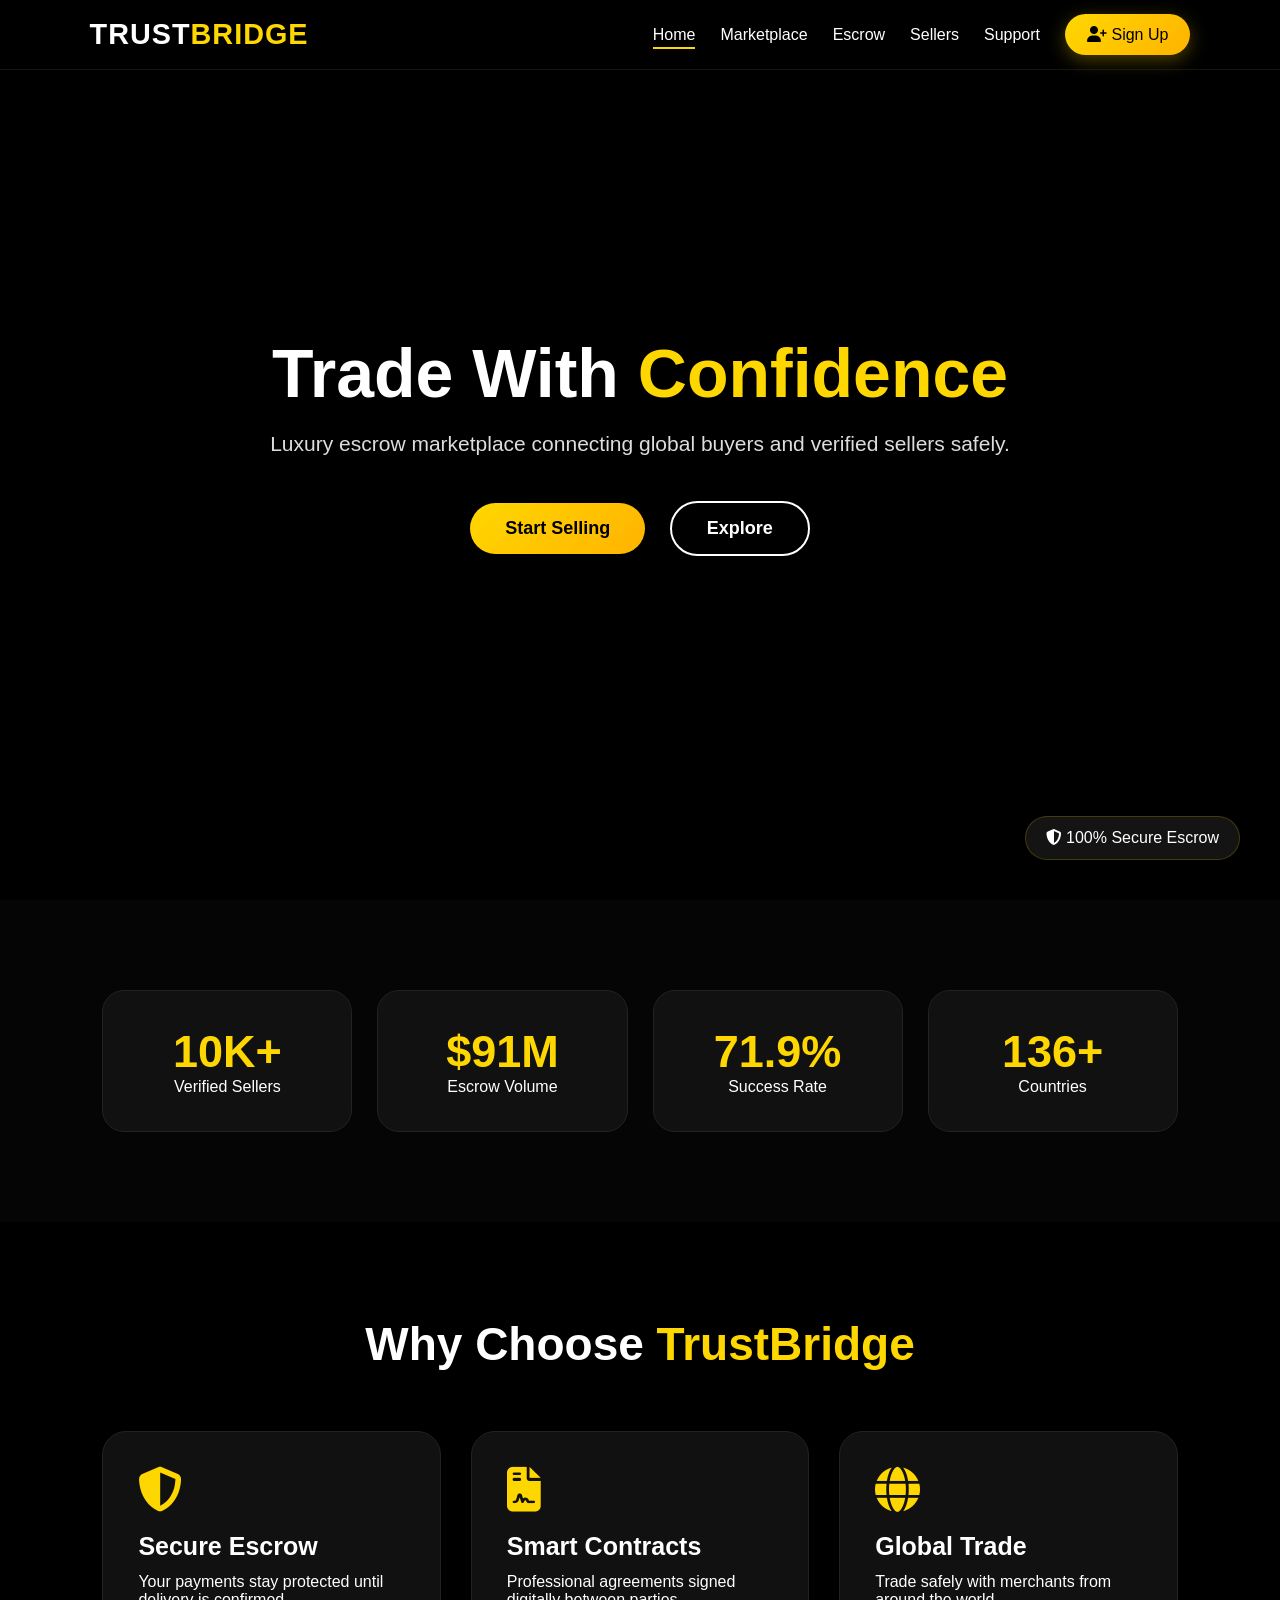
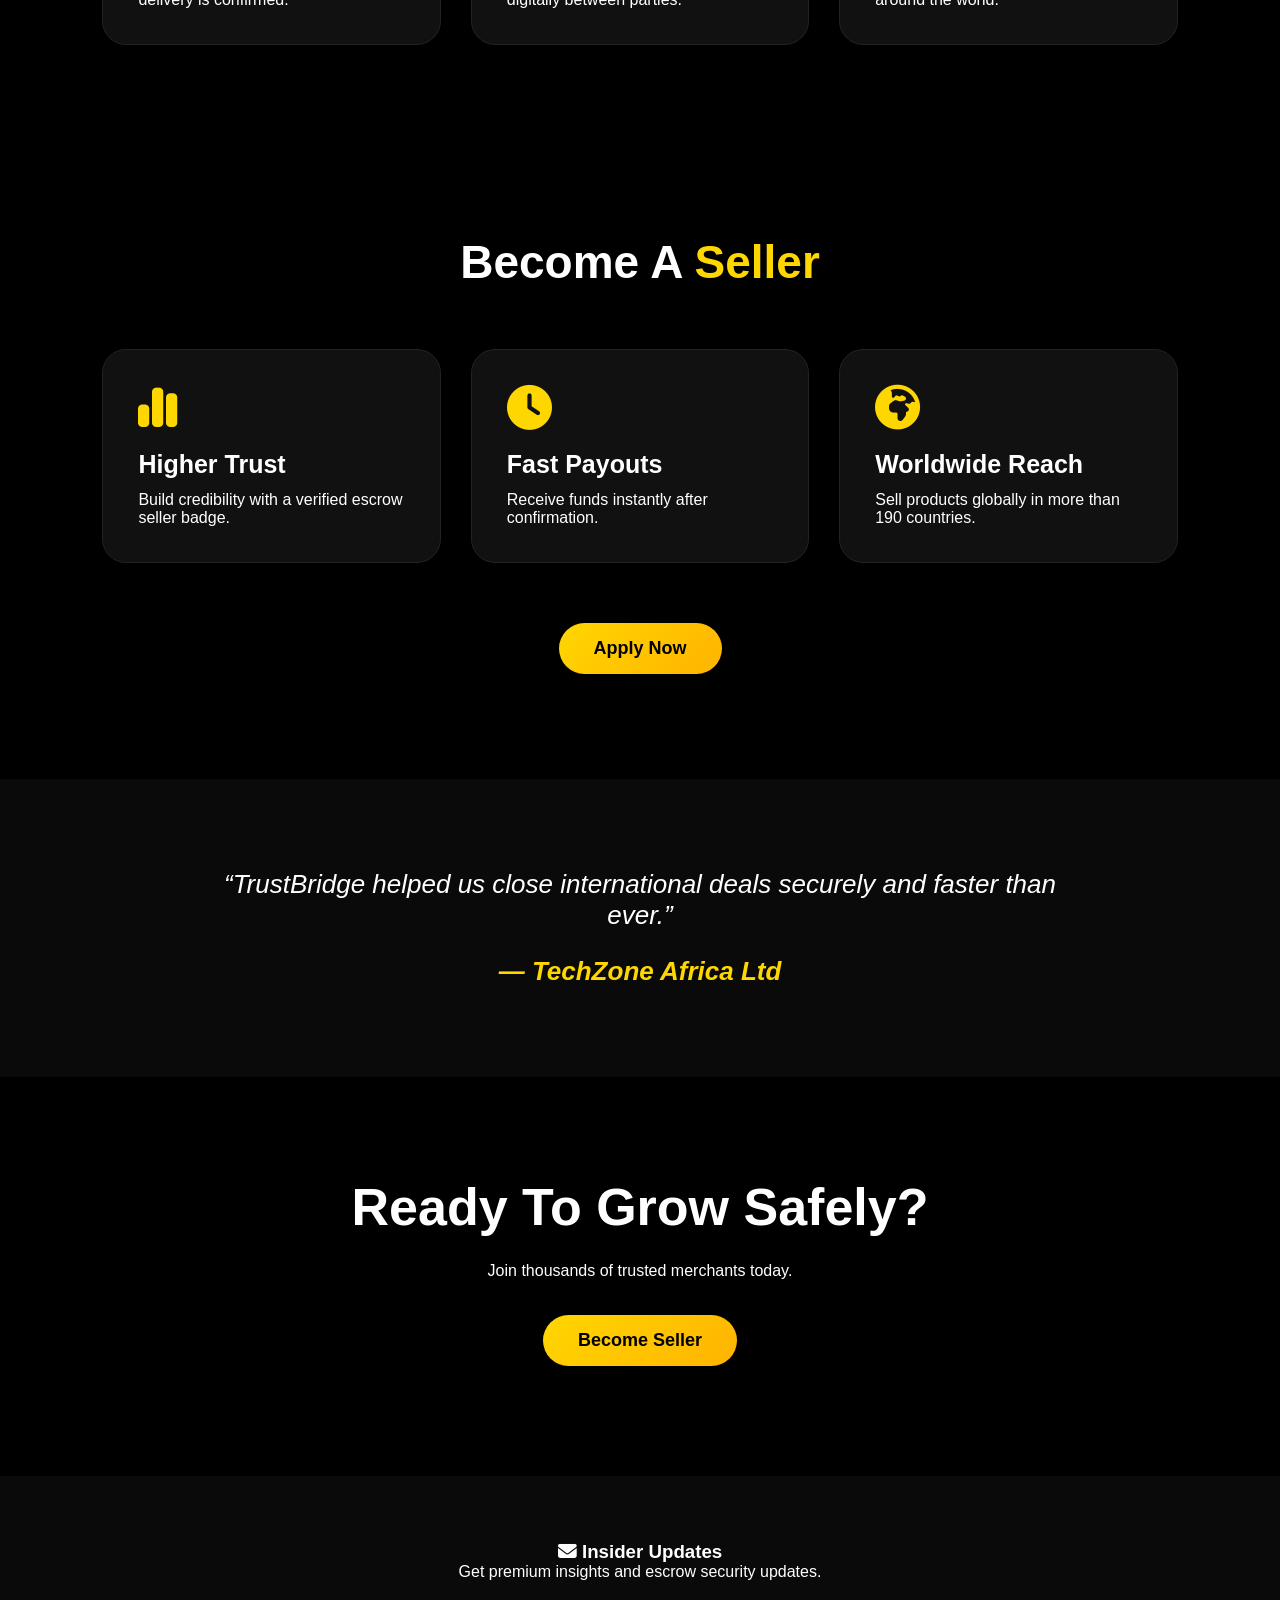
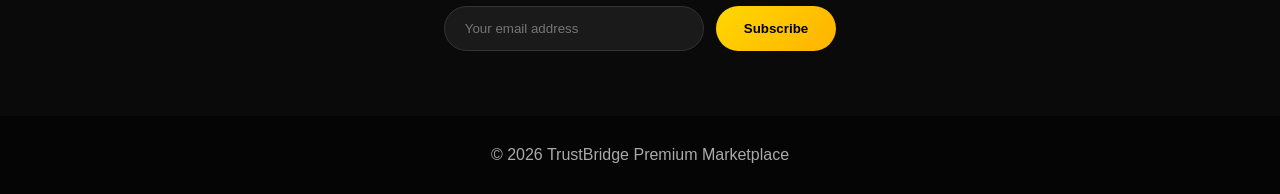
<file: index.html>
<!DOCTYPE html>
<html lang="en">
<head>
<meta charset="UTF-8">
<meta name="viewport" content="width=device-width, initial-scale=1.0">
<title>TrustBridge Premium | Global Escrow Marketplace</title>

<link rel="stylesheet" href="https://cdnjs.cloudflare.com/ajax/libs/font-awesome/6.5.0/css/all.min.css"/>

<style>

*{
    margin:0;
    padding:0;
    box-sizing:border-box;
    font-family:'Segoe UI',sans-serif;
    scroll-behavior:smooth;
}

:root{
    --gold:#FFD700;
    --gold2:#ffb300;
    --dark:#050505;
    --card:#111;
    --white:#fff;
}

body{
    background:#000;
    color:#fff;
    overflow-x:hidden;
}

/* SCROLLBAR */

::-webkit-scrollbar{
    width:8px;
}

::-webkit-scrollbar-thumb{
    background:linear-gradient(var(--gold),var(--gold2));
    border-radius:20px;
}

::-webkit-scrollbar-track{
    background:#111;
}

/* PRELOADER */

#loader{
    position:fixed;
    inset:0;
    background:#000;
    display:flex;
    justify-content:center;
    align-items:center;
    z-index:99999;
    transition:0.6s;
}

.loader-ring{
    width:70px;
    height:70px;
    border:5px solid #222;
    border-top:5px solid var(--gold);
    border-radius:50%;
    animation:spin 1s linear infinite;
}

/* NAVBAR */

#navbar{
    position:fixed;
    top:0;
    left:0;
    width:100%;
    padding:18px 7%;
    display:flex;
    justify-content:space-between;
    align-items:center;
    background:rgba(0,0,0,0.88);
    backdrop-filter:blur(12px);
    z-index:1000;
    border-bottom:1px solid rgba(255,255,255,0.08);
}

.logo a{
    text-decoration:none;
    color:#fff;
    font-size:1.8rem;
    font-weight:800;
    letter-spacing:1px;
}

.logo span{
    color:var(--gold);
}

#navMenu{
    display:flex;
    align-items:center;
    gap:25px;
    list-style:none;
}

#navMenu li a{
    text-decoration:none;
    color:#fff;
    font-size:1rem;
    font-weight:500;
    transition:0.3s;
    position:relative;
}

#navMenu li a::after{
    content:'';
    position:absolute;
    left:0;
    bottom:-6px;
    width:0%;
    height:2px;
    background:var(--gold);
    transition:0.3s;
}

#navMenu li a:hover::after,
#navMenu li a.active::after{
    width:100%;
}

#navMenu li a:hover{
    color:var(--gold);
}

.signup-btn{
    background:linear-gradient(135deg,var(--gold),var(--gold2));
    color:#000 !important;
    padding:12px 22px;
    border-radius:40px;
    font-weight:700;
    box-shadow:0 5px 18px rgba(255,215,0,0.3);
}

.signup-btn::after{
    display:none;
}

.signup-btn:hover{
    transform:translateY(-3px);
}

.hamburger{
    display:none;
    font-size:1.8rem;
    cursor:pointer;
}

/* HERO */

.hero{
    min-height:100vh;
    background:
    linear-gradient(rgba(0,0,0,0.7),rgba(0,0,0,0.8)),
    url('https://images.unsplash.com/photo-1556740749-887f6717d7e4?auto=format&fit=crop&w=1600&q=80');
    background-size:cover;
    background-position:center;
    display:flex;
    align-items:center;
    justify-content:center;
    text-align:center;
    padding:20px;
    position:relative;
}

.hero-content{
    max-width:900px;
    z-index:2;
}

.hero h1{
    font-size:68px;
    margin-bottom:20px;
}

.hero h1 span{
    color:var(--gold);
}

.hero p{
    color:#ddd;
    font-size:21px;
    margin-bottom:35px;
}

.btn{
    padding:15px 35px;
    border:none;
    border-radius:50px;
    cursor:pointer;
    font-size:18px;
    font-weight:700;
    transition:0.3s;
    margin:10px;
}

.btn-gold{
    background:linear-gradient(135deg,var(--gold),var(--gold2));
    color:#000;
}

.btn-dark{
    background:transparent;
    border:2px solid #fff;
    color:#fff;
}

.btn:hover{
    transform:translateY(-5px);
}

.floating-badge{
    position:absolute;
    bottom:40px;
    right:40px;
    background:rgba(255,255,255,0.08);
    padding:12px 20px;
    border-radius:40px;
    border:1px solid rgba(255,215,0,0.2);
    backdrop-filter:blur(10px);
}

/* STATS */

.stats{
    display:grid;
    grid-template-columns:repeat(auto-fit,minmax(220px,1fr));
    gap:25px;
    padding:90px 8%;
    background:#050505;
}

.stat{
    background:#111;
    padding:35px;
    border-radius:22px;
    text-align:center;
    border:1px solid #222;
    transition:0.3s;
}

.stat:hover{
    transform:translateY(-10px);
    border-color:var(--gold);
}

.stat h2{
    color:var(--gold);
    font-size:45px;
}

/* GENERAL SECTION */

.section{
    padding:95px 8%;
}

.title{
    text-align:center;
    font-size:46px;
    margin-bottom:60px;
}

.title span{
    color:var(--gold);
}

.grid{
    display:grid;
    grid-template-columns:repeat(auto-fit,minmax(280px,1fr));
    gap:30px;
}

.card{
    background:#111;
    padding:35px;
    border-radius:24px;
    border:1px solid #222;
    transition:0.3s;
}

.card:hover{
    transform:translateY(-10px);
    border-color:var(--gold);
}

.card i{
    font-size:45px;
    color:var(--gold);
    margin-bottom:20px;
}

.card h3{
    margin-bottom:12px;
    font-size:25px;
}

/* TESTIMONIAL */

.testimonial{
    padding:90px 8%;
    text-align:center;
    background:#0a0a0a;
}

.quote{
    max-width:850px;
    margin:auto;
    font-size:26px;
    font-style:italic;
}

.quote span{
    display:block;
    margin-top:25px;
    color:var(--gold);
    font-weight:bold;
}

/* CTA */

.cta{
    padding:100px 8%;
    text-align:center;
    background:
    linear-gradient(rgba(0,0,0,0.8),rgba(0,0,0,0.85)),
    url('https://images.unsplash.com/photo-1520607162513-77705c0f0d4a?auto=format&fit=crop&w=1600&q=80');
    background-size:cover;
}

.cta h2{
    font-size:52px;
}

/* NEWSLETTER */

.newsletter{
    background:#0a0a0a;
    padding:65px 8%;
    text-align:center;
}

.subscribe-form{
    display:flex;
    flex-wrap:wrap;
    justify-content:center;
    gap:12px;
    margin-top:25px;
}

.subscribe-form input{
    padding:14px 20px;
    border-radius:50px;
    border:1px solid #333;
    background:#1a1a1a;
    color:#fff;
    min-width:260px;
}

.subscribe-form button{
    border:none;
    padding:14px 28px;
    border-radius:50px;
    cursor:pointer;
    font-weight:bold;
    background:linear-gradient(135deg,var(--gold),var(--gold2));
}

/* FOOTER */

footer{
    background:#050505;
    padding:30px;
    text-align:center;
    color:#aaa;
}

/* TOP BUTTON */

.top-btn{
    position:fixed;
    bottom:25px;
    left:25px;
    width:52px;
    height:52px;
    border:none;
    border-radius:50%;
    background:linear-gradient(135deg,var(--gold),var(--gold2));
    color:#000;
    font-size:24px;
    cursor:pointer;
    display:none;
    z-index:999;
}

/* REVEAL */

.reveal{
    opacity:0;
    transform:translateY(70px);
    transition:0.8s;
}

.reveal.active{
    opacity:1;
    transform:translateY(0);
}

/* RESPONSIVE */

@media(max-width:900px){

    .hamburger{
        display:block;
    }

    #navMenu{
        position:fixed;
        top:80px;
        right:-100%;
        width:280px;
        height:100vh;
        background:#111827;
        flex-direction:column;
        padding-top:40px;
        transition:0.4s;
    }

    #navMenu.active{
        right:0;
    }

    .hero h1{
        font-size:42px;
    }

    .title{
        font-size:34px;
    }

    .cta h2{
        font-size:35px;
    }

    .floating-badge{
        display:none;
    }
}

@keyframes spin{
    100%{
        transform:rotate(360deg);
    }
}

</style>
</head>

<body>

<!-- PRELOADER -->

<div id="loader">
    <div class="loader-ring"></div>
</div>

<!-- NAVBAR -->

<nav id="navbar">

    <div class="logo">
        <a href="index.html">
            TRUST<span>BRIDGE</span>
        </a>
    </div>

    <div class="hamburger" id="hamburger">
        <i class="fas fa-bars"></i>
    </div>

    <ul id="navMenu">

        <li><a href="#" class="active">Home</a></li>
        <li><a href="marketplace.html">Marketplace</a></li>
        <li><a href="escrow.html">Escrow</a></li>
        <li><a href="sellers.html">Sellers</a></li>
        <li><a href="support.html">Support</a></li>

        <li>
            <a href="login.html" class="signup-btn">
                <i class="fas fa-user-plus"></i>
                Sign Up
            </a>
        </li>

    </ul>

</nav>

<!-- HERO -->

<section class="hero">

    <div class="hero-content">

        <h1>
            Trade With <span>Confidence</span>
        </h1>

        <p>
            Luxury escrow marketplace connecting global buyers and verified sellers safely.
        </p>

        <button class="btn btn-gold" id="startSellingBtn">
            Start Selling
        </button>

        <button class="btn btn-dark" id="exploreBtn">
            Explore
        </button>

    </div>

    <div class="floating-badge">
        <i class="fas fa-shield-halved"></i>
        100% Secure Escrow
    </div>

</section>

<!-- STATS -->

<section class="stats reveal" id="statsSection">

    <div class="stat">
        <h2><span class="counter" data-target="14">0</span>K+</h2>
        <p>Verified Sellers</p>
    </div>

    <div class="stat">
        <h2>$<span class="counter" data-target="127">0</span>M</h2>
        <p>Escrow Volume</p>
    </div>

    <div class="stat">
        <h2><span class="counter" data-target="99.9">0</span>%</h2>
        <p>Success Rate</p>
    </div>

    <div class="stat">
        <h2><span class="counter" data-target="190">0</span>+</h2>
        <p>Countries</p>
    </div>

</section>

<!-- FEATURES -->

<section class="section">

    <h2 class="title reveal">
        Why Choose <span>TrustBridge</span>
    </h2>

    <div class="grid">

        <div class="card reveal">
            <i class="fas fa-shield-alt"></i>
            <h3>Secure Escrow</h3>
            <p>Your payments stay protected until delivery is confirmed.</p>
        </div>

        <div class="card reveal">
            <i class="fas fa-file-contract"></i>
            <h3>Smart Contracts</h3>
            <p>Professional agreements signed digitally between parties.</p>
        </div>

        <div class="card reveal">
            <i class="fas fa-globe"></i>
            <h3>Global Trade</h3>
            <p>Trade safely with merchants from around the world.</p>
        </div>

    </div>

</section>

<!-- SELLERS -->

<section class="section">

    <h2 class="title reveal">
        Become A <span>Seller</span>
    </h2>

    <div class="grid">

        <div class="card reveal">
            <i class="fas fa-chart-simple"></i>
            <h3>Higher Trust</h3>
            <p>Build credibility with a verified escrow seller badge.</p>
        </div>

        <div class="card reveal">
            <i class="fas fa-clock"></i>
            <h3>Fast Payouts</h3>
            <p>Receive funds instantly after confirmation.</p>
        </div>

        <div class="card reveal">
            <i class="fas fa-earth-africa"></i>
            <h3>Worldwide Reach</h3>
            <p>Sell products globally in more than 190 countries.</p>
        </div>

    </div>

    <div style="text-align:center; margin-top:50px;">
        <button class="btn btn-gold" id="sellerCtaBtn">
            Apply Now
        </button>
    </div>

</section>

<!-- TESTIMONIAL -->

<section class="testimonial reveal">

    <div class="quote">
        “TrustBridge helped us close international deals securely and faster than ever.”
        <span>— TechZone Africa Ltd</span>
    </div>

</section>

<!-- CTA -->

<section class="cta reveal">

    <h2>Ready To Grow Safely?</h2>

    <p style="margin:25px 0;">
        Join thousands of trusted merchants today.
    </p>

    <a href="login.html">
        <button class="btn btn-gold">
            Become Seller
        </button>
    </a>

</section>

<!-- NEWSLETTER -->

<section class="newsletter reveal">

    <h3>
        <i class="fas fa-envelope"></i>
        Insider Updates
    </h3>

    <p>Get premium insights and escrow security updates.</p>

    <div class="subscribe-form">

        <input type="email" id="newsEmail" placeholder="Your email address">

        <button id="subscribeBtn">
            Subscribe
        </button>

    </div>

</section>

<!-- FOOTER -->

<footer>
    © <span id="currentYear"></span> TrustBridge Premium Marketplace
</footer>

<button class="top-btn" id="topBtn">
    ↑
</button>

<script>

/* PRELOADER */

window.addEventListener('load', () => {

    const loader = document.getElementById('loader');

    loader.style.opacity = '0';

    setTimeout(() => {
        loader.style.display = 'none';
    }, 700);

});

/* YEAR */

document.getElementById('currentYear').innerText =
new Date().getFullYear();

/* MOBILE MENU */

const hamburger = document.getElementById('hamburger');
const navMenu = document.getElementById('navMenu');

hamburger.addEventListener('click', () => {

    navMenu.classList.toggle('active');

    const icon = hamburger.querySelector('i');

    icon.className =
    navMenu.classList.contains('active')
    ? 'fas fa-times'
    : 'fas fa-bars';

});

/* APPLY BUTTON */

document.getElementById('sellerCtaBtn')
.addEventListener('click', function(){

    this.innerText = "Redirecting...";

    setTimeout(() => {

        window.location.href = "login.html";

    }, 700);

});

/* BACK TO TOP */

const topBtn = document.getElementById('topBtn');

window.addEventListener('scroll', () => {

    topBtn.style.display =
    window.scrollY > 400 ? 'block' : 'none';

});

topBtn.onclick = () => {

    window.scrollTo({
        top:0,
        behavior:'smooth'
    });

};

/* COUNTERS */

let counted = false;

function startCounters(){

    if(counted) return;

    counted = true;

    document.querySelectorAll('.counter').forEach(counter => {

        let target = parseFloat(counter.dataset.target);

        let current = 0;

        let increment = target / 50;

        const update = () => {

            if(current < target){

                current += increment;

                counter.innerText =
                target % 1 !== 0
                ? current.toFixed(1)
                : Math.floor(current);

                setTimeout(update,20);

            }else{

                counter.innerText = target;

            }

        };

        update();

    });

}

const statsSection = document.getElementById('statsSection');

const observer = new IntersectionObserver((entries)=>{

    if(entries[0].isIntersecting){

        startCounters();

    }

},{threshold:0.4});

observer.observe(statsSection);

/* REVEAL */

function reveal(){

    document.querySelectorAll('.reveal').forEach(el => {

        if(el.getBoundingClientRect().top < window.innerHeight - 100){

            el.classList.add('active');

        }

    });

}

window.addEventListener('scroll', reveal);

reveal();

/* NEWSLETTER */

document.getElementById('subscribeBtn')
.addEventListener('click', ()=>{

    const email =
    document.getElementById('newsEmail').value;

    if(email.includes('@')){

        alert("Subscribed successfully!");

        document.getElementById('newsEmail').value='';

    }else{

        alert("Enter a valid email");

    }

});

</script>

</body>
</html>
</file>
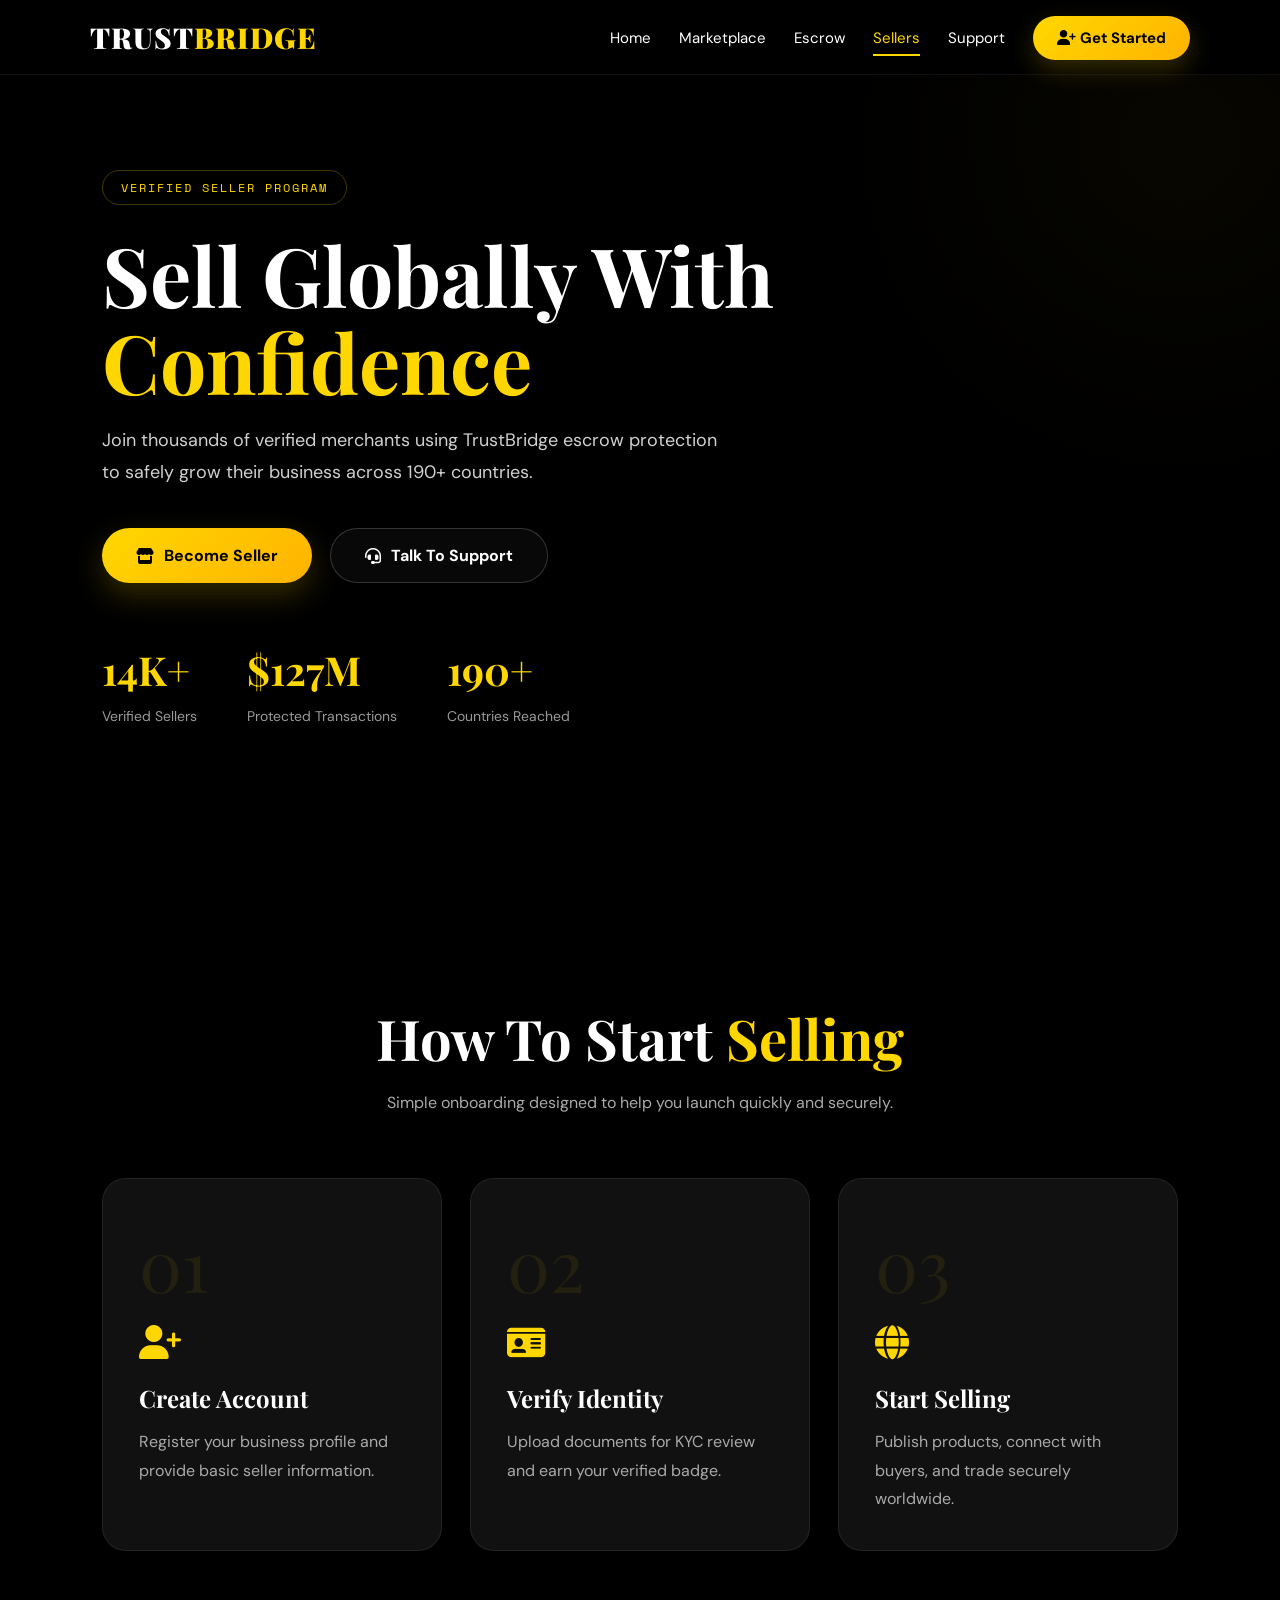
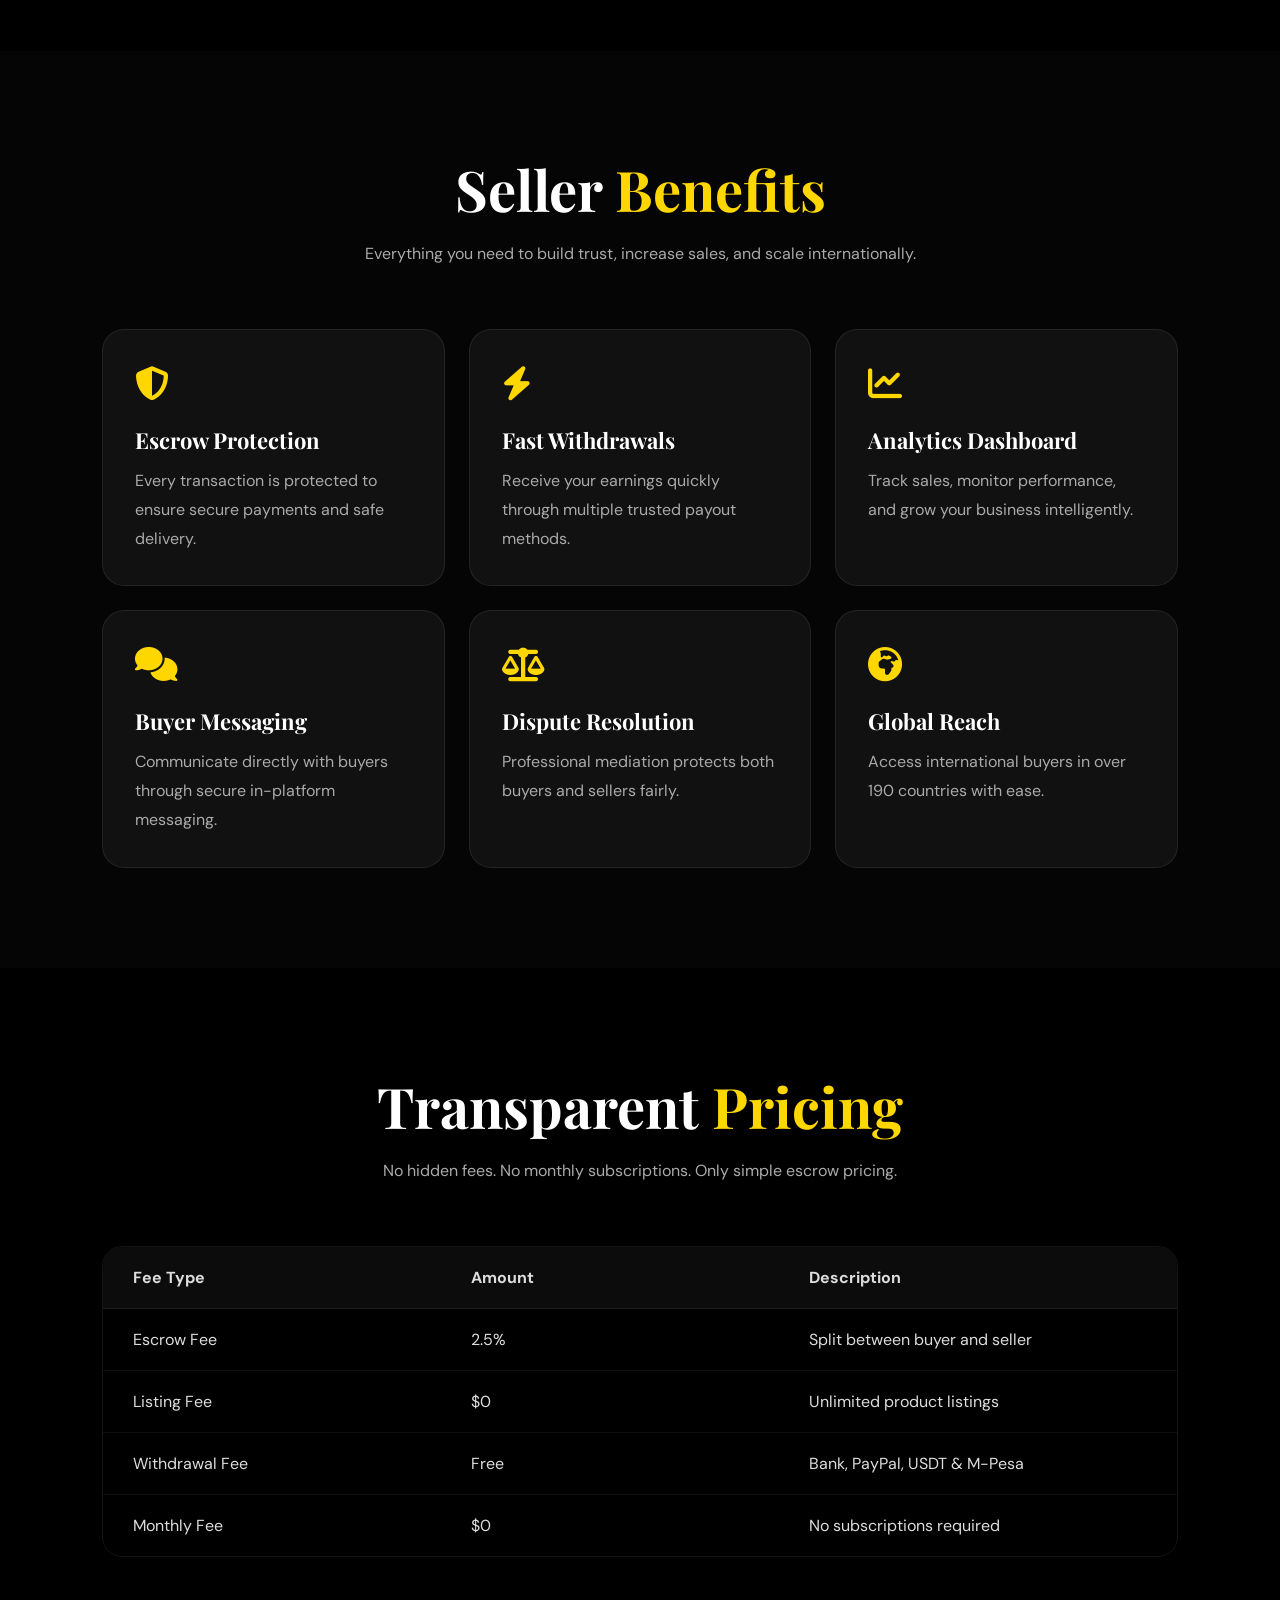
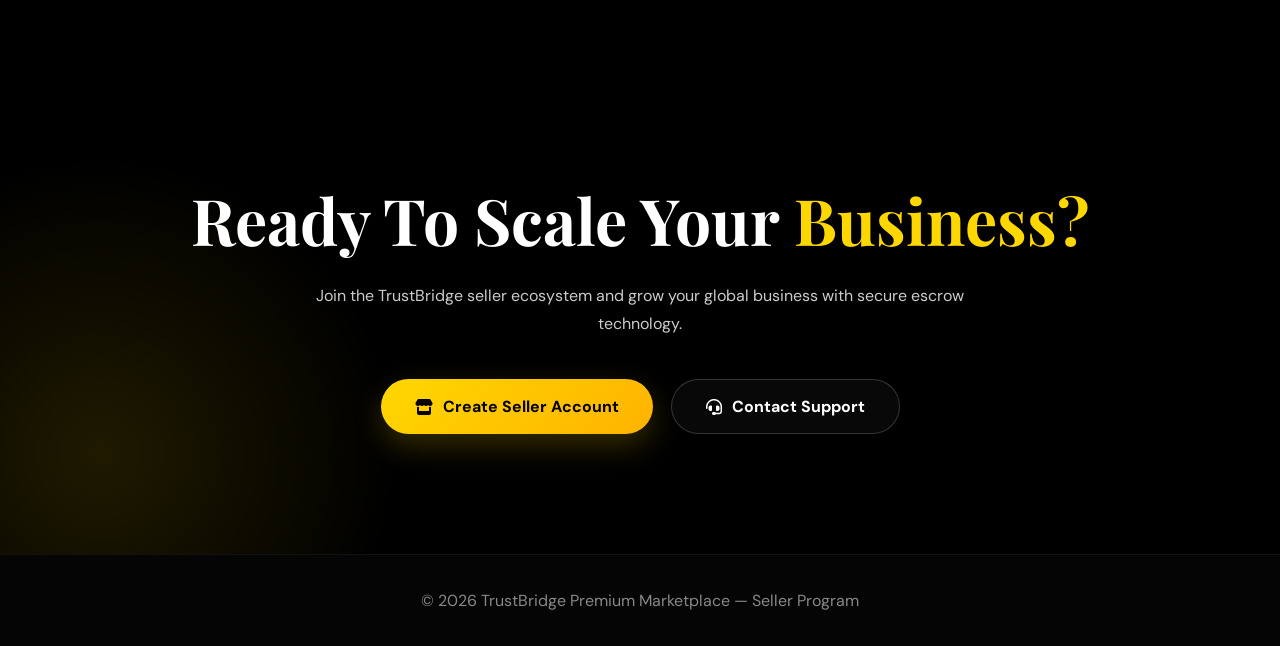
<file: sellers.html>
<!DOCTYPE html>
<html lang="en">
<head>
<meta charset="UTF-8">
<meta name="viewport" content="width=device-width, initial-scale=1.0">
<title>TrustBridge — Become a Seller</title>

<link href="https://fonts.googleapis.com/css2?family=Playfair+Display:wght@700;900&family=DM+Sans:wght@300;400;500;700&family=Space+Mono:wght@400;700&display=swap" rel="stylesheet">

<link rel="stylesheet" href="https://cdnjs.cloudflare.com/ajax/libs/font-awesome/6.5.0/css/all.min.css">

<style>
*{
    margin:0;
    padding:0;
    box-sizing:border-box;
}

:root{
    --gold:#FFD700;
    --gold2:#ffb300;
    --black:#050505;
    --card:#111111;
    --line:rgba(255,255,255,.08);
    --text:#b5b5b5;
    --white:#fff;
}

body{
    font-family:'DM Sans',sans-serif;
    background:#000;
    color:#fff;
    overflow-x:hidden;
}

html{
    scroll-behavior:smooth;
}

::-webkit-scrollbar{
    width:8px;
}
::-webkit-scrollbar-thumb{
    background:linear-gradient(var(--gold),var(--gold2));
    border-radius:20px;
}
::-webkit-scrollbar-track{
    background:#111;
}

/* NAVBAR */
#navbar{
    position:fixed;
    top:0;
    left:0;
    width:100%;
    z-index:1000;
    display:flex;
    align-items:center;
    justify-content:space-between;
    padding:18px 7%;
    background:rgba(0,0,0,.92);
    backdrop-filter:blur(16px);
    border-bottom:1px solid rgba(255,255,255,.06);
}

.logo{
    text-decoration:none;
    font-size:1.8rem;
    font-weight:900;
    color:#fff;
    font-family:'Playfair Display',serif;
    letter-spacing:1px;
}

.logo span{
    color:var(--gold);
}

#navMenu{
    display:flex;
    align-items:center;
    gap:28px;
    list-style:none;
}

#navMenu li a{
    text-decoration:none;
    color:#fff;
    font-size:15px;
    position:relative;
    transition:.3s;
}

#navMenu li a::after{
    content:'';
    position:absolute;
    left:0;
    bottom:-8px;
    width:0%;
    height:2px;
    background:var(--gold);
    transition:.3s;
}

#navMenu li a:hover,
#navMenu li a.active{
    color:var(--gold);
}

#navMenu li a:hover::after,
#navMenu li a.active::after{
    width:100%;
}

.signup-btn{
    background:linear-gradient(135deg,var(--gold),var(--gold2));
    color:#000 !important;
    padding:12px 24px;
    border-radius:40px;
    font-weight:700;
    box-shadow:0 10px 25px rgba(255,215,0,.2);
}

.signup-btn::after{
    display:none;
}

.signup-btn:hover{
    transform:translateY(-3px);
}

/* MOBILE MENU */
.hamburger{
    display:none;
    font-size:1.8rem;
    cursor:pointer;
    color:#fff;
}

/* HERO */
.hero{
    min-height:100vh;
    display:flex;
    align-items:center;
    padding:140px 8% 100px;
    position:relative;
    overflow:hidden;
}

.hero-bg{
    position:absolute;
    inset:0;
    background:
    linear-gradient(rgba(0,0,0,.78),rgba(0,0,0,.88)),
    url('https://images.unsplash.com/photo-1521737604893-d14cc237f11d?auto=format&fit=crop&w=1800&q=80');
    background-size:cover;
    background-position:center;
}

.hero::before{
    content:'';
    position:absolute;
    width:700px;
    height:700px;
    right:-250px;
    top:-200px;
    background:radial-gradient(circle,rgba(255,215,0,.14),transparent 70%);
    animation:float 8s ease-in-out infinite;
}

.hero-content{
    position:relative;
    z-index:2;
    max-width:720px;
}

.hero-tag{
    display:inline-block;
    margin-bottom:26px;
    padding:8px 18px;
    border:1px solid rgba(255,215,0,.25);
    border-radius:40px;
    color:var(--gold);
    font-size:12px;
    font-family:'Space Mono',monospace;
    letter-spacing:2px;
    text-transform:uppercase;
}

.hero h1{
    font-size:clamp(48px,7vw,82px);
    line-height:1.05;
    margin-bottom:20px;
    font-family:'Playfair Display',serif;
}

.hero h1 span{
    color:var(--gold);
}

.hero p{
    color:#d0d0d0;
    line-height:1.8;
    max-width:620px;
    margin-bottom:40px;
    font-size:18px;
}

.hero-btns{
    display:flex;
    gap:18px;
    flex-wrap:wrap;
}

.btn{
    padding:16px 34px;
    border-radius:50px;
    text-decoration:none;
    font-weight:700;
    display:inline-flex;
    align-items:center;
    gap:10px;
    transition:.3s;
    border:none;
    cursor:pointer;
}

.btn-gold{
    background:linear-gradient(135deg,var(--gold),var(--gold2));
    color:#000;
    box-shadow:0 12px 30px rgba(255,215,0,.2);
}

.btn-gold:hover{
    transform:translateY(-4px);
}

.btn-dark{
    border:1px solid rgba(255,255,255,.18);
    color:#fff;
    background:rgba(255,255,255,.03);
}

.btn-dark:hover{
    border-color:var(--gold);
    color:var(--gold);
}

.hero-metrics{
    margin-top:60px;
    display:flex;
    flex-wrap:wrap;
    gap:50px;
}

.metric h3{
    font-size:40px;
    color:var(--gold);
    font-family:'Playfair Display',serif;
}

.metric p{
    margin-top:8px;
    font-size:14px;
    color:#999;
}

/* SECTIONS */
.section{
    padding:100px 8%;
}

.section-title{
    text-align:center;
    margin-bottom:60px;
}

.section-title h2{
    font-size:clamp(34px,5vw,56px);
    font-family:'Playfair Display',serif;
    margin-bottom:14px;
}

.section-title h2 span{
    color:var(--gold);
}

.section-title p{
    max-width:650px;
    margin:auto;
    color:#aaa;
    line-height:1.8;
}

/* STEPS */
.steps-grid{
    display:grid;
    grid-template-columns:repeat(auto-fit,minmax(280px,1fr));
    gap:28px;
}

.step-card{
    background:var(--card);
    border:1px solid var(--line);
    border-radius:24px;
    padding:36px;
    transition:.35s;
    position:relative;
    overflow:hidden;
}

.step-card:hover{
    transform:translateY(-10px);
    border-color:rgba(255,215,0,.35);
}

.step-number{
    font-size:72px;
    color:rgba(255,215,0,.08);
    font-family:'Playfair Display',serif;
    margin-bottom:10px;
}

.step-icon{
    font-size:34px;
    color:var(--gold);
    margin-bottom:16px;
}

.step-card h3{
    font-size:24px;
    margin-bottom:14px;
    font-family:'Playfair Display',serif;
}

.step-card p{
    color:#aaa;
    line-height:1.8;
}

/* BENEFITS */
.benefits{
    background:#050505;
}

.benefits-grid{
    display:grid;
    grid-template-columns:repeat(auto-fit,minmax(280px,1fr));
    gap:24px;
}

.benefit-card{
    background:#111;
    border:1px solid var(--line);
    border-radius:22px;
    padding:32px;
    transition:.35s;
}

.benefit-card:hover{
    transform:translateY(-8px);
    border-color:rgba(255,215,0,.3);
}

.benefit-icon{
    font-size:34px;
    color:var(--gold);
    margin-bottom:18px;
}

.benefit-card h4{
    font-size:22px;
    margin-bottom:12px;
    font-family:'Playfair Display',serif;
}

.benefit-card p{
    color:#aaa;
    line-height:1.8;
}

/* TABLE */
.fee-table{
    margin-top:40px;
    border-radius:20px;
    overflow:hidden;
    border:1px solid var(--line);
}

.fee-row{
    display:grid;
    grid-template-columns:1fr 1fr 1fr;
    padding:20px 30px;
    border-bottom:1px solid rgba(255,255,255,.06);
}

.fee-row:last-child{
    border-bottom:none;
}

.fee-row:first-child{
    background:#0c0c0c;
}

.fee-row span{
    color:#ddd;
}

.fee-title{
    color:var(--gold);
    font-weight:700;
}

/* CTA */
.cta{
    padding:120px 8%;
    text-align:center;
    position:relative;
    overflow:hidden;
    background:
    linear-gradient(rgba(0,0,0,.82),rgba(0,0,0,.88)),
    url('https://images.unsplash.com/photo-1556740749-887f6717d7e4?auto=format&fit=crop&w=1600&q=80');
    background-size:cover;
    background-position:center;
}

.cta::before{
    content:'';
    position:absolute;
    width:600px;
    height:600px;
    background:radial-gradient(circle,rgba(255,215,0,.12),transparent 70%);
    left:-200px;
    bottom:-200px;
}

.cta-content{
    position:relative;
    z-index:2;
}

.cta h2{
    font-size:clamp(38px,5vw,64px);
    margin-bottom:20px;
    font-family:'Playfair Display',serif;
}

.cta h2 span{
    color:var(--gold);
}

.cta p{
    color:#ccc;
    max-width:650px;
    margin:0 auto 40px;
    line-height:1.8;
}

/* FOOTER */
footer{
    padding:35px;
    text-align:center;
    background:#050505;
    color:#888;
    border-top:1px solid rgba(255,255,255,.05);
}

/* REVEAL */
.reveal{
    opacity:0;
    transform:translateY(60px);
    transition:.8s;
}

.reveal.active{
    opacity:1;
    transform:translateY(0);
}

/* ANIMATION */
@keyframes float{
    0%,100%{
        transform:translateY(0);
    }
    50%{
        transform:translateY(-20px);
    }
}

/* MOBILE */
@media(max-width:900px){

    .hamburger{
        display:block;
    }

    #navMenu{
        position:fixed;
        top:85px;
        right:-100%;
        width:280px;
        height:calc(100vh - 85px);
        background:#111827;
        flex-direction:column;
        padding-top:40px;
        transition:.4s;
    }

    #navMenu.active{
        right:0;
    }

    .hero{
        padding-top:150px;
    }

    .hero-metrics{
        gap:24px;
    }

    .fee-row{
        grid-template-columns:1fr;
        gap:10px;
    }
}
</style>
</head>

<body>

<!-- NAVBAR -->
<nav id="navbar">

    <a href="index.html" class="logo">
        TRUST<span>BRIDGE</span>
    </a>

    <div class="hamburger" id="hamburger">
        <i class="fas fa-bars"></i>
    </div>

    <ul id="navMenu">
        <li><a href="index.html">Home</a></li>
        <li><a href="marketplace.html">Marketplace</a></li>
        <li><a href="escrow.html">Escrow</a></li>
        <li><a href="sellers.html" class="active">Sellers</a></li>
        <li><a href="support.html">Support</a></li>
        <li>
            <a href="login.html" class="signup-btn">
                <i class="fas fa-user-plus"></i>
                Get Started
            </a>
        </li>
    </ul>

</nav>

<!-- HERO -->
<section class="hero">

    <div class="hero-bg"></div>

    <div class="hero-content">

        <div class="hero-tag">
            Verified Seller Program
        </div>

        <h1>
            Sell Globally With <span>Confidence</span>
        </h1>

        <p>
            Join thousands of verified merchants using TrustBridge escrow protection to safely grow their business across 190+ countries.
        </p>

        <div class="hero-btns">
            <a href="login.html" class="btn btn-gold">
                <i class="fas fa-store"></i>
                Become Seller
            </a>

            <a href="support.html" class="btn btn-dark">
                <i class="fas fa-headset"></i>
                Talk To Support
            </a>
        </div>

        <div class="hero-metrics">

            <div class="metric">
                <h3>14K+</h3>
                <p>Verified Sellers</p>
            </div>

            <div class="metric">
                <h3>$127M</h3>
                <p>Protected Transactions</p>
            </div>

            <div class="metric">
                <h3>190+</h3>
                <p>Countries Reached</p>
            </div>

        </div>

    </div>

</section>

<!-- STEPS -->
<section class="section reveal">

    <div class="section-title">
        <h2>How To Start <span>Selling</span></h2>
        <p>
            Simple onboarding designed to help you launch quickly and securely.
        </p>
    </div>

    <div class="steps-grid">

        <div class="step-card">
            <div class="step-number">01</div>
            <div class="step-icon">
                <i class="fas fa-user-plus"></i>
            </div>
            <h3>Create Account</h3>
            <p>
                Register your business profile and provide basic seller information.
            </p>
        </div>

        <div class="step-card">
            <div class="step-number">02</div>
            <div class="step-icon">
                <i class="fas fa-id-card"></i>
            </div>
            <h3>Verify Identity</h3>
            <p>
                Upload documents for KYC review and earn your verified badge.
            </p>
        </div>

        <div class="step-card">
            <div class="step-number">03</div>
            <div class="step-icon">
                <i class="fas fa-globe"></i>
            </div>
            <h3>Start Selling</h3>
            <p>
                Publish products, connect with buyers, and trade securely worldwide.
            </p>
        </div>

    </div>

</section>

<!-- BENEFITS -->
<section class="section benefits reveal">

    <div class="section-title">
        <h2>Seller <span>Benefits</span></h2>
        <p>
            Everything you need to build trust, increase sales, and scale internationally.
        </p>
    </div>

    <div class="benefits-grid">

        <div class="benefit-card">
            <div class="benefit-icon">
                <i class="fas fa-shield-halved"></i>
            </div>
            <h4>Escrow Protection</h4>
            <p>
                Every transaction is protected to ensure secure payments and safe delivery.
            </p>
        </div>

        <div class="benefit-card">
            <div class="benefit-icon">
                <i class="fas fa-bolt"></i>
            </div>
            <h4>Fast Withdrawals</h4>
            <p>
                Receive your earnings quickly through multiple trusted payout methods.
            </p>
        </div>

        <div class="benefit-card">
            <div class="benefit-icon">
                <i class="fas fa-chart-line"></i>
            </div>
            <h4>Analytics Dashboard</h4>
            <p>
                Track sales, monitor performance, and grow your business intelligently.
            </p>
        </div>

        <div class="benefit-card">
            <div class="benefit-icon">
                <i class="fas fa-comments"></i>
            </div>
            <h4>Buyer Messaging</h4>
            <p>
                Communicate directly with buyers through secure in-platform messaging.
            </p>
        </div>

        <div class="benefit-card">
            <div class="benefit-icon">
                <i class="fas fa-scale-balanced"></i>
            </div>
            <h4>Dispute Resolution</h4>
            <p>
                Professional mediation protects both buyers and sellers fairly.
            </p>
        </div>

        <div class="benefit-card">
            <div class="benefit-icon">
                <i class="fas fa-earth-africa"></i>
            </div>
            <h4>Global Reach</h4>
            <p>
                Access international buyers in over 190 countries with ease.
            </p>
        </div>

    </div>

</section>

<!-- FEES -->
<section class="section reveal">

    <div class="section-title">
        <h2>Transparent <span>Pricing</span></h2>
        <p>
            No hidden fees. No monthly subscriptions. Only simple escrow pricing.
        </p>
    </div>

    <div class="fee-table">

        <div class="fee-row">
            <span class="fee-title">Fee Type</span>
            <span class="fee-title">Amount</span>
            <span class="fee-title">Description</span>
        </div>

        <div class="fee-row">
            <span>Escrow Fee</span>
            <span>2.5%</span>
            <span>Split between buyer and seller</span>
        </div>

        <div class="fee-row">
            <span>Listing Fee</span>
            <span>$0</span>
            <span>Unlimited product listings</span>
        </div>

        <div class="fee-row">
            <span>Withdrawal Fee</span>
            <span>Free</span>
            <span>Bank, PayPal, USDT & M-Pesa</span>
        </div>

        <div class="fee-row">
            <span>Monthly Fee</span>
            <span>$0</span>
            <span>No subscriptions required</span>
        </div>

    </div>

</section>

<!-- CTA -->
<section class="cta reveal">

    <div class="cta-content">

        <h2>
            Ready To Scale Your <span>Business?</span>
        </h2>

        <p>
            Join the TrustBridge seller ecosystem and grow your global business with secure escrow technology.
        </p>

        <div class="hero-btns" style="justify-content:center;">

            <a href="login.html" class="btn btn-gold">
                <i class="fas fa-store"></i>
                Create Seller Account
            </a>

            <a href="support.html" class="btn btn-dark">
                <i class="fas fa-headset"></i>
                Contact Support
            </a>

        </div>

    </div>

</section>

<footer>
    © 2026 TrustBridge Premium Marketplace — Seller Program
</footer>

<script>

/* MOBILE MENU */
const hamburger = document.getElementById("hamburger");
const navMenu = document.getElementById("navMenu");

hamburger.addEventListener("click", () => {

    navMenu.classList.toggle("active");

    const icon = hamburger.querySelector("i");

    if(navMenu.classList.contains("active")){
        icon.classList.remove("fa-bars");
        icon.classList.add("fa-times");
    }else{
        icon.classList.remove("fa-times");
        icon.classList.add("fa-bars");
    }
});

/* REVEAL ANIMATION */
function revealElements(){

    const reveals = document.querySelectorAll(".reveal");

    reveals.forEach(el => {

        const windowHeight = window.innerHeight;
        const elementTop = el.getBoundingClientRect().top;

        if(elementTop < windowHeight - 100){
            el.classList.add("active");
        }

    });

}

window.addEventListener("scroll", revealElements);

revealElements();

</script>

</body>
</html>
</file>
